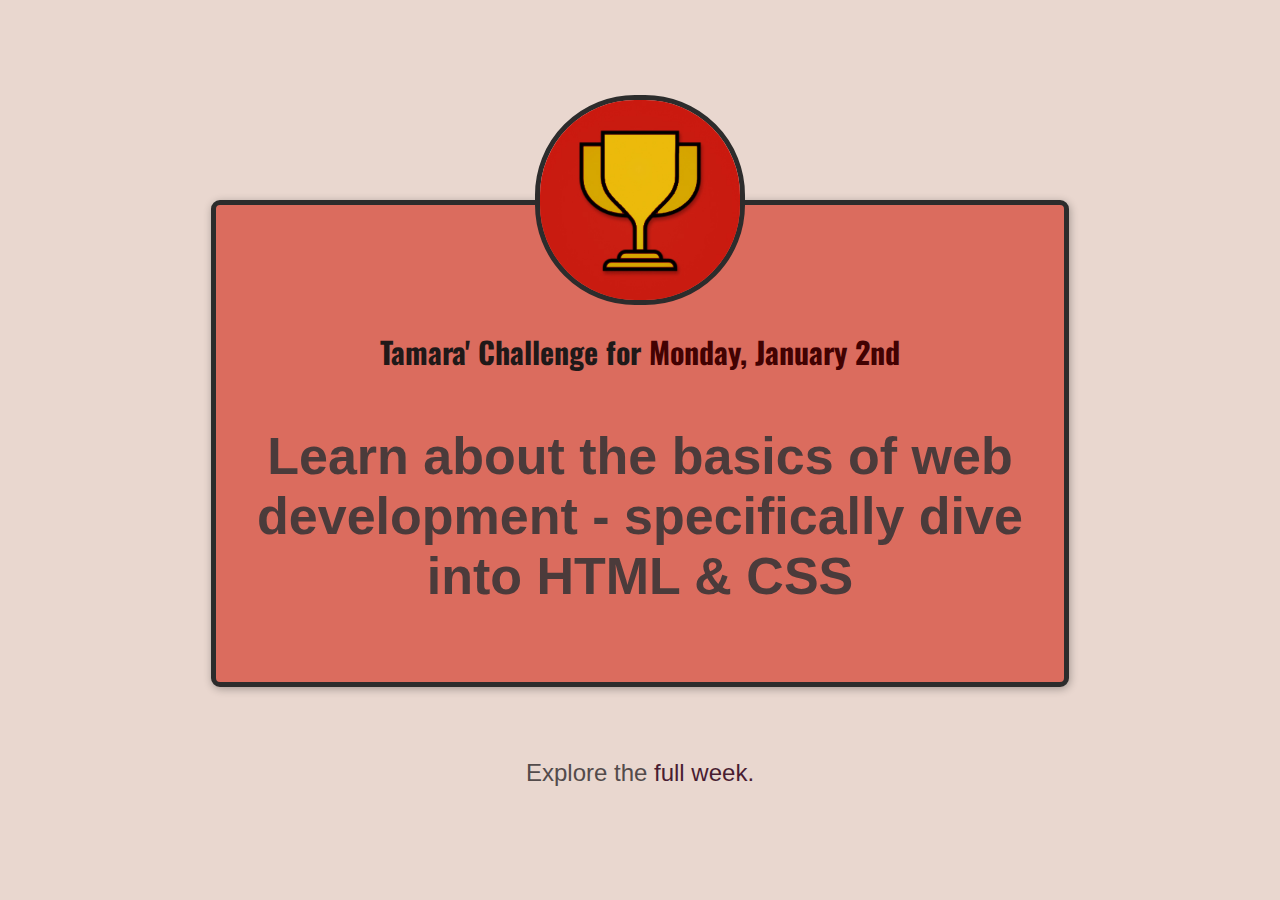
<file: index.html>
<!DOCTYPE html>
<html lang="en">
  <head>
    <meta charset="UTF-8" />
    <link rel="icon" type="image/x-icon" href="images/favicon.ico" />
    <link rel="preconnect" href="https://fonts.googleapis.com" />
    <link rel="preconnect" href="https://fonts.gstatic.com" crossorigin />
    <link
      href="https://fonts.googleapis.com/css2?family=Fira+Sans:wght@400;700&family=Oswald:wght@700&display=swap"
      rel="stylesheet"
    />
    <link href="styles/shared.css" rel="stylesheet" />
    <link href="styles/daily-challenge.css" rel="stylesheet" />
    <title>My Daily Chellenge</title>
  </head>
  <body>
    <main>
      <img src="images/challenges-trophy.jpg" alt="A trophy" />
      <h1>Tamara' Challenge for <span>Monday, January 2nd</span></h1>
      <p id="todays-challenge">
        Learn about the basics of web development - specifically dive into HTML
        & CSS
      </p>
    </main>
    <footer>
      <p>Explore the <a href="full-week.html">full week.</a></p>
    </footer>
  </body>
</html>
</file>
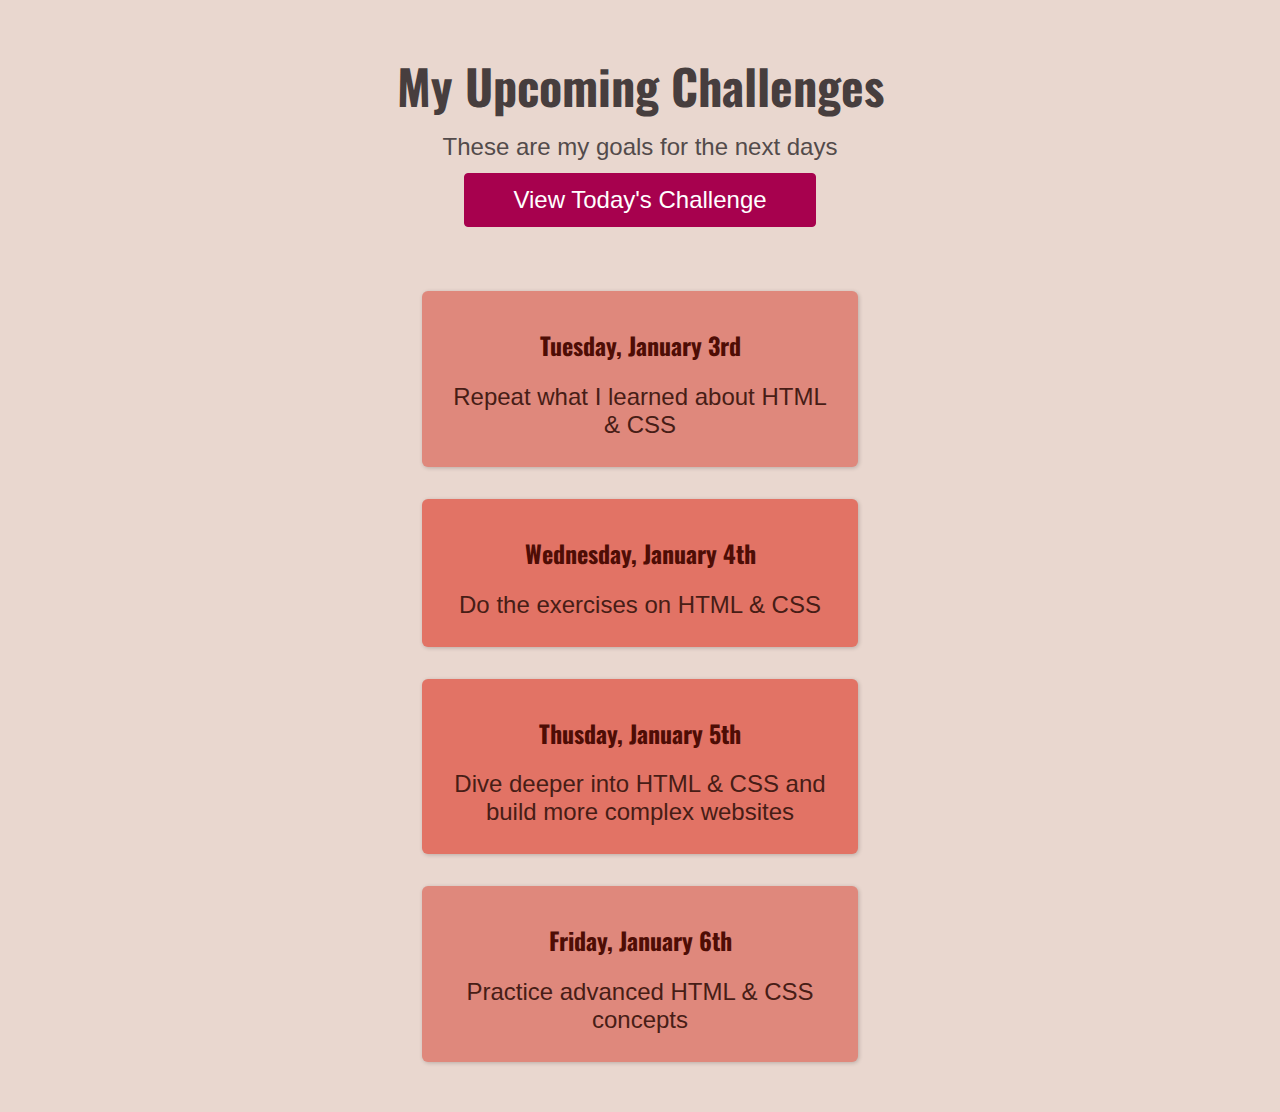
<file: full-week.html>
<!DOCTYPE html>
<html lang="en">
  <head>
    <meta charset="UTF-8" />
    <meta name="viewport" content="width=device-width, initial-scale=1.0" />
    <link rel="icon" type="image/x-icon" href="images/favicon.ico" />
    <link rel="preconnect" href="https://fonts.googleapis.com" />
    <link rel="preconnect" href="https://fonts.gstatic.com" crossorigin />
    <link
      href="https://fonts.googleapis.com/css2?family=Fira+Sans:wght@400;700&family=Oswald:wght@700&display=swap"
      rel="stylesheet"
    />
    <link href="styles/shared.css" rel="stylesheet" />
    <link href="styles/full-week.css" rel="stylesheet" />
    <title>My Upcoming Challenges</title>
  </head>
  <body>
    <header>
      <h1>My Upcoming Challenges</h1>
      <p id="description">These are my goals for the next days</p>
      <a href="index.html">View Today's Challenge</a>
    </header>
    <main>
      <ol>
        <li>
          <h2>Tuesday, January 3rd</h2>
          <p>Repeat what I learned about HTML & CSS</p>
        </li>
        <li class="heiglight-goal">
          <h2>Wednesday, January 4th</h2>
          <p>Do the exercises on HTML & CSS</p>
        </li>
        <li class="heiglight-goal">
          <h2>Thusday, January 5th</h2>
          <p>Dive deeper into HTML & CSS and build more complex websites</p>
        </li>
        <li>
          <h2>Friday, January 6th</h2>
          <p>Practice advanced HTML & CSS concepts</p>
        </li>
      </ol>
    </main>
</html>
</file>
<file: styles/shared.css>
body {
    text-align: center;
    background-color: rgb(233, 215, 207);
    color: rgb(83, 75, 75);
    margin: 50px;
  }
  
  h1 {
    font-family: "Oswald", sans-serif;
  }
  
  p {
    font-family: "Fire Sans", sans-serif;
    font-size: 24px;
  }
  
  a {
    font-family: "Fire Sans", sans-serif;
    text-decoration: none;
    color: rgb(167, 1, 78);
  }
  
  a:hover {
    text-decoration: underline;
  }
</file>
<file: styles/daily-challenge.css>
main {
  width: 800px;
  margin: 200px auto 72px auto;
  background-color: rgb(219, 108, 94);
  padding: 24px;
  border: 5px solid rgb(44, 44, 44);
  border-radius: 9px;
  box-shadow: 1px 2px 8px rgba(0, 0, 0, 0.3);
}

img {
  width: 200px;
  height: 200px;
  border-radius: 100px;
  border: 5px solid rgb(44, 44, 44);
  margin-top: -134px;
}

h1 {
  font-size: 30px;
  color: rgb(31, 25, 25);
}

a {
  color: rgb(73, 29, 50);
}

span{
  color: rgb(66, 2, 2);
}

#todays-challenge {
  color: rgb(75, 59, 59);
  font-weight: bold;
  font-size: 52px;
}
</file>
<file: styles/full-week.css>
header {
  margin-bottom: 64px;
}

h1 {
  font-size: 48px;
  color: rgb(71, 62, 62);
  margin: 0;
}

#description{
  margin: 12px 0;
}

a {
  padding: 12px 48px;
  background-color: rgb(167, 1, 78);
  color: white;
  border: 1px solid rgb(167, 1, 78);
  border-radius: 4px;
  font-size: 24px;
  display: inline-block;
  margin: 0;
}

a:hover {
  background-color: rgb(180, 12, 90);
  text-decoration: none;
}

ol {
  list-style: none;
  width: 500px;
  margin: 36px auto 0 auto;
  padding: 0;
}

li {
  padding: 16px;
  box-shadow: 1px 1px 4px rgba(0, 0, 0, 0.2);
  margin: 32px;
  background-color: rgb(223, 136, 124);
  border-radius: 6px;
}

h2 {
  color: rgb(78, 13, 5);
  font-family: "Oswald", sans-serif;
}

main p {
  margin: 12px;
  color: rgb(71, 29, 22);
}

.heiglight-goal {
  background-color: rgb(226, 115, 101);
}
</file>
